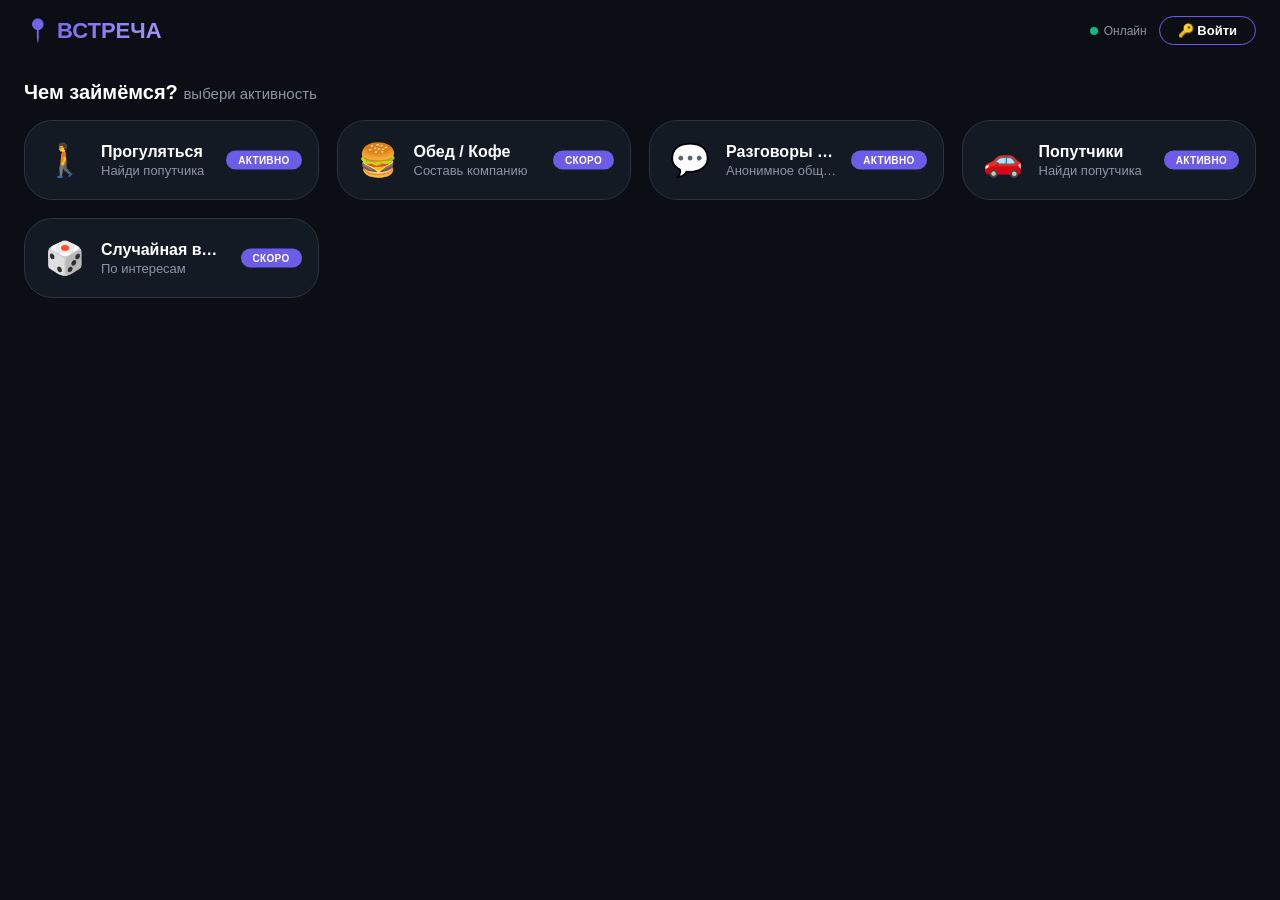
<file: index.html>
<!DOCTYPE html>
<html lang="ru">
<head>
  <meta charset="UTF-8">
  <meta name="viewport" content="width=device-width, initial-scale=1.0, maximum-scale=1.0, user-scalable=no, viewport-fit=cover">
  <title>Встреча</title>
  <link rel="stylesheet" href="main.css">
  <link rel="stylesheet" href="map.css">
  <link rel="stylesheet" href="profile.css">
  <link rel="stylesheet" href="modals.css">
  <link rel="stylesheet" href="soul.css">
</head>
<body>

<div class="app">
  <header class="header" id="mainHeader">
    <span class="logo">📍 ВСТРЕЧА</span>
    <div class="header-right">
      <div class="status-online">
        <span class="dot-online"></span>
        <span>Онлайн</span>
      </div>
      <div id="authContainer">
        <button class="btn-login" id="loginBtn">🔑 Войти</button>
        <div class="avatar hidden" id="avatar"></div>
      </div>
    </div>
  </header>

  <div id="myRequestsContainer" class="my-requests-container"></div>

  <main class="main">
    <div class="section-title">Чем займёмся? <span>выбери активность</span></div>
    <div class="grid">
      <div class="card" data-card="walk">
        <div class="card-icon">🚶</div>
        <div class="card-text"><h3>Прогуляться</h3><p>Найди попутчика</p></div>
        <span class="card-badge">Активно</span>
      </div>
      <div class="card" data-card="lunch">
        <div class="card-icon">🍔</div>
        <div class="card-text"><h3>Обед / Кофе</h3><p>Составь компанию</p></div>
        <span class="card-badge">Скоро</span>
      </div>
      <div class="card" data-card="soul">
        <div class="card-icon">💬</div>
        <div class="card-text"><h3>Разговоры по душам</h3><p>Анонимное общение</p></div>
        <span class="card-badge">Активно</span>
      </div>
      <div class="card" data-card="ride">
        <div class="card-icon">🚗</div>
        <div class="card-text"><h3>Попутчики</h3><p>Найди попутчика</p></div>
        <span class="card-badge">Активно</span>
      </div>
      <div class="card" data-card="random">
        <div class="card-icon">🎲</div>
        <div class="card-text"><h3>Случайная встреча</h3><p>По интересам</p></div>
        <span class="card-badge">Скоро</span>
      </div>
    </div>
  </main>
</div>

<div class="overlay" id="overlay">
  <div id="overlayContent"></div>
</div>

<div class="lang-modal-overlay" id="langModal">
  <div class="lang-modal">
    <div class="lang-modal-title">🌐 Выберите язык</div>
    <div class="lang-option" data-lang="ru">
      <div class="lang-option-left">
        <span class="lang-option-flag">🇷🇺</span>
        <span class="lang-option-name">Русский</span>
      </div>
      <span class="lang-option-check">✓</span>
    </div>
    <div class="lang-option" data-lang="en">
      <div class="lang-option-left">
        <span class="lang-option-flag">🇬🇧</span>
        <span class="lang-option-name">English</span>
      </div>
      <span class="lang-option-check">✓</span>
    </div>
    <button class="lang-modal-close" id="langModalClose">Отмена</button>
  </div>
</div>

<div class="logout-modal-overlay" id="logoutModal">
  <div class="logout-modal">
    <div class="logout-modal-icon">🚪</div>
    <div class="logout-modal-title">Выйти из профиля?</div>
    <div class="logout-modal-sub">Что вы хотите сделать?</div>
    <div class="logout-modal-actions">
      <button class="logout-btn change" id="logoutChange">🔄 Сменить аккаунт</button>
      <button class="logout-btn delete" id="logoutDelete">🗑️ Удалить аккаунт</button>
      <button class="logout-btn cancel" id="logoutCancel">Отмена</button>
    </div>
  </div>
</div>

<div class="soul-how-modal-overlay" id="soulHowModal">
  <div class="soul-how-modal">
    <div class="soul-how-icon">❓</div>
    <div class="soul-how-title">Как это работает?</div>
    <div class="soul-how-steps">
      <div class="soul-how-step"><span class="soul-how-step-num">1</span>Выбери тему</div>
      <div class="soul-how-step"><span class="soul-how-step-num">2</span>Мы найдём собеседника</div>
      <div class="soul-how-step"><span class="soul-how-step-num">3</span>Общайтесь анонимно</div>
      <div class="soul-how-step"><span class="soul-how-step-num">4</span>После — всё исчезнет</div>
    </div>
    <div class="soul-how-badges">
      <div class="soul-how-badge">🔒 Полная анонимность</div>
      <div class="soul-how-badge">🚫 Без сохранения</div>
      <div class="soul-how-badge">💙 Никто не осудит</div>
    </div>
    <div class="soul-how-actions">
      <button class="soul-how-btn test" id="soulTestBtn">🧪 Тестировать</button>
      <button class="soul-how-btn close" id="soulCloseHow">Понятно 🙌</button>
    </div>
  </div>
</div>

<script src="config.js"></script>
<script src="utils.js"></script>
<script src="auth.js"></script>
<script src="map-base.js"></script>
<script src="walk.js"></script>
<script src="ride.js"></script>
<script src="soul.js"></script>
<script src="main.js"></script>
</body>
</html>
</file>
<file: main.css>
* { margin: 0; padding: 0; box-sizing: border-box; }

:root {
  --bg: #0B0E14;
  --card-bg: #131A23;
  --border: #2A3442;
  --accent: #6C5CE7;
  --accent-light: #A29BFE;
  --text: #FFFFFF;
  --text-muted: #8B95A9;
  --radius: 28px;
  --danger: #FF4D6D;
  --success: #10b981;
  --orange: #FF9F43;
  --ride: #4D6CFF;
  --soul: #A29BFE;
  --screen-bg: #0B0E14;
  --screen-card: #131A23;
  --screen-card-2: #1E2633;
  --screen-header: rgba(19, 26, 35, 0.95);
  --screen-border: #2A3442;
  --screen-text: #FFFFFF;
  --screen-text-muted: #8B95A9;
  --screen-overlay: rgba(0, 0, 0, 0.7);
  --screen-input-bg: #0B0E14;
  --map-filter: invert(1) hue-rotate(180deg) brightness(0.85) contrast(1.15) saturate(0.7);
}

body.light-theme {
  --bg: #F5F7FA;
  --card-bg: #FFFFFF;
  --border: #E1E5EC;
  --text: #1A1F2E;
  --text-muted: #6B7280;
  --screen-bg: #F5F7FA;
  --screen-card: #FFFFFF;
  --screen-card-2: #F0F2F7;
  --screen-header: rgba(255, 255, 255, 0.95);
  --screen-border: #E1E5EC;
  --screen-text: #1A1F2E;
  --screen-text-muted: #6B7280;
  --screen-overlay: rgba(0, 0, 0, 0.4);
  --screen-input-bg: #F5F7FA;
  --map-filter: none;
}

html, body {
  height: 100%;
  overflow: hidden;
  overflow-x: hidden;
}

body {
  font-family: -apple-system, BlinkMacSystemFont, "Segoe UI", Roboto, sans-serif;
  background: var(--bg);
  color: var(--text);
  height: 100dvh;
  display: flex;
  justify-content: center;
  align-items: center;
  padding: 16px;
  overflow-x: hidden;
  transition: background 0.3s, color 0.3s;
}

.app {
  max-width: 100%;
  width: 100%;
  height: 100%;
  background: var(--bg);
  display: flex;
  flex-direction: column;
  overflow-x: hidden;
}

.hidden { display: none !important; }

.header {
  display: flex;
  justify-content: space-between;
  align-items: center;
  padding: 0 8px 16px 8px;
  flex-shrink: 0;
  position: relative;
}

.logo {
  font-size: 22px;
  font-weight: 700;
  background: linear-gradient(135deg, var(--accent), var(--accent-light));
  -webkit-background-clip: text;
  -webkit-text-fill-color: transparent;
}

.header-right { display: flex; align-items: center; gap: 12px; }

.status-online {
  display: flex;
  align-items: center;
  gap: 6px;
  font-size: 12px;
  color: var(--text-muted);
}

.dot-online {
  width: 8px;
  height: 8px;
  background: #10b981;
  border-radius: 50%;
  animation: pulse-dot 2s infinite;
}

@keyframes pulse-dot {
  0%, 100% { opacity: 1; transform: scale(1); }
  50% { opacity: 0.4; transform: scale(1.2); }
}

.btn-login {
  padding: 6px 18px;
  background: transparent;
  border: 1.5px solid var(--accent);
  border-radius: 30px;
  color: var(--text);
  font-size: 13px;
  font-weight: 600;
  cursor: pointer;
  transition: 0.2s;
  font-family: inherit;
}

.btn-login:active { transform: scale(0.95); background: var(--accent); color: #fff; }

.avatar {
  width: 36px;
  height: 36px;
  background: var(--accent);
  border-radius: 50%;
  display: flex;
  align-items: center;
  justify-content: center;
  font-weight: 700;
  font-size: 16px;
  color: #fff;
  cursor: pointer;
  transition: 0.2s;
  overflow: hidden;
  flex-shrink: 0;
}

.avatar img { width: 100%; height: 100%; object-fit: cover; }
.avatar:active { transform: scale(0.9); }

.main {
  flex: 1;
  padding: 20px 8px 0 8px;
  overflow-y: auto;
  overflow-x: hidden;
  display: flex;
  flex-direction: column;
}

.section-title {
  font-size: 20px;
  font-weight: 700;
  margin-bottom: 16px;
  color: var(--text);
}

.section-title span { color: var(--text-muted); font-weight: 400; font-size: 15px; }

.grid {
  display: grid;
  grid-template-columns: 1fr;
  gap: 12px;
  width: 100%;
  padding-bottom: 20px;
}

@media (min-width: 600px) {
  .grid { grid-template-columns: repeat(2, 1fr); gap: 14px; }
}

@media (min-width: 900px) {
  .grid { grid-template-columns: repeat(3, 1fr); gap: 16px; }
}

@media (min-width: 1200px) {
  .grid { grid-template-columns: repeat(4, 1fr); gap: 18px; }
}

.card {
  background: var(--card-bg);
  border: 1px solid var(--border);
  border-radius: var(--radius);
  padding: 18px 20px;
  cursor: pointer;
  transition: 0.2s;
  position: relative;
  display: flex;
  flex-direction: row;
  align-items: center;
  gap: 16px;
  min-height: 80px;
  max-width: 100%;
  min-width: 0;
  box-sizing: border-box;
}

.card:active { transform: scale(0.98); }
.card-icon { font-size: 32px; flex-shrink: 0; line-height: 1; }

.card-text {
  display: flex;
  flex-direction: column;
  flex: 1;
  min-width: 0;
  padding-right: 80px;
  overflow: hidden; 
}

.card h3 {
  font-size: 16px;
  font-weight: 600;
  margin: 0;
  white-space: nowrap;
  overflow: hidden;
  text-overflow: ellipsis;
  color: var(--text);
}

.card p {
  font-size: 13px;
  color: var(--text-muted);
  margin: 2px 0 0 0;
  white-space: nowrap;
  overflow: hidden;
  text-overflow: ellipsis;
}

.card-badge {
  position: absolute;
  top: 50%;
  right: 16px;
  transform: translateY(-50%);
  background: var(--accent);
  color: #fff;
  font-size: 10px;
  font-weight: 700;
  padding: 4px 12px;
  border-radius: 20px;
  flex-shrink: 0;
  letter-spacing: 0.3px;
  text-transform: uppercase;
  white-space: nowrap;
  max-width: 80px;
  overflow: hidden;
  text-overflow: ellipsis;
}

/* ============================================================
   СЧЕТЧИК ОТКЛИКОВ НА КАРТОЧКЕ
   ============================================================ */
.card.has-request {
  border-color: var(--accent);
  box-shadow: 0 0 15px rgba(108, 92, 231, 0.15);
}

.card.has-request::after {
  content: attr(data-badge);
  position: absolute;
  top: -6px;
  right: -4px;
  background: var(--danger);
  color: #fff;
  font-size: 12px;
  font-weight: 700;
  min-width: 24px;
  height: 24px;
  border-radius: 12px;
  display: flex;
  align-items: center;
  justify-content: center;
  padding: 0 6px;
  box-shadow: 0 2px 10px rgba(255, 77, 109, 0.6);
  animation: pulse-badge 1.5s infinite;
  z-index: 10;
  border: 2px solid var(--bg);
}

/* Стиль, когда заявка полностью укомплектована (зеленая) */
.card.has-request.is-full::after {
  background: var(--success);
  box-shadow: 0 2px 10px rgba(16, 185, 129, 0.6);
  animation: none;
}

@keyframes pulse-badge {
  0% { transform: scale(1); box-shadow: 0 0 0 0 rgba(255, 77, 109, 0.7); }
  70% { transform: scale(1.1); box-shadow: 0 0 0 6px rgba(255, 77, 109, 0); }
  100% { transform: scale(1); box-shadow: 0 0 0 0 rgba(255, 77, 109, 0); }
}

.overlay {
  display: none;
  position: fixed;
  top: 0; left: 0;
  width: 100%; height: 100%;
  background: var(--screen-overlay);
  backdrop-filter: blur(6px);
  z-index: 1000;
  justify-content: center;
  align-items: center;
  padding: 12px;
}

.overlay.active { display: flex; animation: overlayFade 0.3s ease; }

@keyframes overlayFade { 0% { opacity: 0; } 100% { opacity: 1; } }

@media (max-width: 400px) {
  .card { padding: 16px; border-radius: 22px; }
  .card-icon { font-size: 28px; }
  .card h3 { font-size: 14px; }
  .card p { font-size: 12px; }
  .card-text { padding-right: 70px; }
  .card-badge { font-size: 9px; padding: 3px 10px; right: 14px; max-width: 70px; }
}

.card-preview {
  background: var(--screen-card);
  border: 1px solid var(--screen-border);
  border-radius: 32px;
  padding: 32px 28px 28px;
  max-width: 400px;
  width: 100%;
  text-align: center;
  position: relative;
  transform: scale(0.9);
  transition: transform 0.35s cubic-bezier(0.34, 1.56, 0.64, 1);
}

.overlay.active .card-preview { transform: scale(1); }

.card-preview-close {
  position: absolute;
  top: 16px; right: 20px;
  font-size: 28px;
  color: var(--screen-text-muted);
  cursor: pointer;
  background: none;
  border: none;
  z-index: 10;
}

.card-preview-close:active { transform: scale(0.8); color: var(--screen-text); }

.card-preview-icon { font-size: 64px; margin-bottom: 12px; }
.card-preview-title { font-size: 24px; font-weight: 700; color: var(--screen-text); margin-bottom: 8px; }
.card-preview-desc { font-size: 15px; color: var(--screen-text-muted); line-height: 1.5; margin-bottom: 24px; }

.card-preview-btn {
  padding: 14px 24px;
  border: none;
  border-radius: 16px;
  color: #fff;
  font-size: 16px;
  font-weight: 600;
  cursor: pointer;
  transition: 0.2s;
  width: 100%;
  font-family: inherit;
}

.card-preview-btn:active { transform: scale(0.96); }
.card-preview-btn:disabled { opacity: 0.5; cursor: not-allowed; transform: none; }

/* БЛОК "МОЯ ЗАЯВКА" НА ГЛАВНОЙ */
.my-requests-container { flex-shrink: 0; padding: 12px 0 4px; }
.my-requests-container:empty { display: none; }

.my-request-compact {
  display: flex;
  align-items: center;
  gap: 12px;
  padding: 12px 16px;
  background: var(--card-bg);
  border: 1.5px solid var(--accent);
  border-radius: 18px;
  margin-bottom: 8px;
  cursor: pointer;
  transition: 0.2s;
}

.my-request-compact:active { transform: scale(0.98); background: var(--screen-card-2); }
.my-req-icon { font-size: 26px; flex-shrink: 0; }
.my-req-text { flex: 1; min-width: 0; }
.my-req-title { font-size: 14px; font-weight: 600; color: var(--text); }
.my-req-summary { font-size: 12px; color: var(--text-muted); margin-top: 2px; white-space: nowrap; overflow: hidden; text-overflow: ellipsis; }
.my-req-badge { font-size: 12px; font-weight: 700; color: var(--accent-light); flex-shrink: 0; white-space: nowrap; }
</file>
<file: map.css>
/* ============================================================
   ЭКРАНЫ КАРТ
   ============================================================ */
.walk-screen,
.ride-screen {
  position: fixed;
  top: 0; left: 0;
  width: 100%;
  height: 100dvh;
  background: var(--screen-bg);
  z-index: 900;
  display: flex;
  flex-direction: column;
  transform: translateX(100%);
  transition: transform 0.35s cubic-bezier(0.34, 1.2, 0.64, 1);
  overflow: hidden;
}

.walk-screen.active,
.ride-screen.active { transform: translateX(0); }

.walk-header,
.ride-header {
  display: flex;
  align-items: center;
  justify-content: space-between;
  padding: 12px 16px;
  background: var(--screen-header);
  backdrop-filter: blur(10px);
  border-bottom: 1px solid var(--screen-border);
  z-index: 1200;
  flex-shrink: 0;
}

.walk-back,
.ride-back {
  background: none;
  border: none;
  color: var(--accent-light);
  font-size: 15px;
  font-weight: 600;
  cursor: pointer;
  padding: 6px 10px;
  border-radius: 12px;
  font-family: inherit;
}

.walk-logo {
  font-size: 17px;
  font-weight: 700;
  background: linear-gradient(135deg, #6C5CE7, #A29BFE);
  -webkit-background-clip: text;
  -webkit-text-fill-color: transparent;
}

.ride-logo {
  font-size: 17px;
  font-weight: 700;
  background: linear-gradient(135deg, #4D6CFF, #A29BFE);
  -webkit-background-clip: text;
  -webkit-text-fill-color: transparent;
}

.walk-avatar,
.ride-avatar {
  width: 36px;
  height: 36px;
  border-radius: 50%;
  display: flex;
  align-items: center;
  justify-content: center;
  font-weight: 700;
  color: #fff;
  cursor: pointer;
  overflow: hidden;
  flex-shrink: 0;
}

.walk-avatar { background: #6C5CE7; }
.ride-avatar { background: #4D6CFF; }
.walk-avatar img, .ride-avatar img { width: 100%; height: 100%; object-fit: cover; }

.walk-map-wrapper,
.ride-map-wrapper {
  flex: 1;
  position: relative;
  overflow: hidden;
  z-index: 1;
}

#walkMap, #rideMap {
  width: 100%;
  height: 100%;
  background: var(--screen-bg);
  z-index: 0 !important;
}

#walkMap .leaflet-tile-pane, #rideMap .leaflet-tile-pane { filter: var(--map-filter); }
#walkMap .leaflet-pane, #rideMap .leaflet-pane { z-index: 1 !important; }
#walkMap .leaflet-top, #walkMap .leaflet-bottom, #rideMap .leaflet-top, #rideMap .leaflet-bottom { z-index: 2 !important; }

.radius-circle { animation: radiusPulse 3s ease-in-out infinite; }
@keyframes radiusPulse {
  0%, 100% { fill-opacity: 0.05; stroke-opacity: 0.2; }
  50% { fill-opacity: 0.15; stroke-opacity: 0.5; }
}

/* ============================================================
   СЛАЙДЕР
   ============================================================ */
.walk-slider,
.ride-slider {
  position: absolute;
  bottom: 0; left: 0;
  width: 100%;
  height: 140px; /* Чуть выше, чтобы влезла кнопка */
  background: var(--screen-card);
  border-radius: 28px 28px 0 0;
  border-top: 1px solid var(--screen-border);
  box-shadow: 0 -10px 40px rgba(0, 0, 0, 0.3);
  transition: height 0.35s cubic-bezier(0.34, 1.2, 0.64, 1);
  z-index: 1100;
  display: flex;
  flex-direction: column;
  overflow: hidden;
}

.walk-slider.expanded,
.ride-slider.expanded { height: 45vh; }

.walk-slider.form-active,
.ride-slider.form-active { height: 85vh; }

.slider-header,
.ride-slider-header {
  flex-shrink: 0;
  padding: 10px 16px 0;
  border-bottom: 1px solid var(--screen-border);
  display: flex;
  flex-direction: column;
}

.slider-handle,
.ride-slider-handle {
  width: 40px;
  height: 4px;
  background: var(--screen-border);
  border-radius: 4px;
  margin: 0 auto 12px;
}

.slider-stats,
.ride-slider-stats {
  display: flex;
  align-items: center;
  justify-content: center;
  gap: 8px;
  font-size: 13px;
  color: var(--screen-text-muted);
  padding: 0 8px 12px;
  min-height: 31px;
}

.stat-item { display: inline-flex; align-items: center; gap: 4px; }
.stat-item b { color: var(--screen-text); font-weight: 600; }
.stat-sep { color: var(--screen-text-muted); opacity: 0.5; }

/* Кнопка "Создать заявку" внутри шапки слайдера */
.create-request-btn {
  width: 100%;
  padding: 10px;
  margin-bottom: 12px;
  background: var(--accent);
  border: none;
  border-radius: 14px;
  color: #fff;
  font-size: 14px;
  font-weight: 600;
  cursor: pointer;
  font-family: inherit;
  transition: 0.2s;
}

.create-request-btn:active { transform: scale(0.98); }
.create-request-btn.hidden { display: none; }

/* Тело слайдера */
.slider-body,
.ride-slider-body {
  flex: 1;
  position: relative;
  overflow: hidden;
}

/* --- КАРУСЕЛЬ --- */
.carousel-view {
  position: absolute;
  top: 0; left: 0; width: 100%; height: 100%;
  overflow-x: auto;
  overflow-y: hidden;
  scroll-snap-type: x mandatory;
  -webkit-overflow-scrolling: touch;
  scrollbar-width: none;
  padding: 12px 0 24px;
  display: flex;
  align-items: center;
  gap: 12px;
  transition: opacity 0.2s;
}

.carousel-view::-webkit-scrollbar { display: none; }

.person-card,
.ride-card {
  flex: 0 0 78%;
  scroll-snap-align: center;
  margin-bottom: 0;
  transform: scale(0.85);
  opacity: 0.55;
  transition: transform 0.3s ease, opacity 0.3s ease;
}

.person-card.active,
.ride-card.active {
  transform: scale(1);
  opacity: 1;
}

.person-card {
  display: flex;
  align-items: center;
  gap: 12px;
  padding: 12px;
  background: var(--screen-bg);
  border: 1px solid var(--screen-border);
  border-radius: 16px;
}

/* --- ФОРМА --- */
.form-view {
  position: absolute;
  top: 0; left: 0; width: 100%; height: 100%;
  overflow-y: auto;
  -webkit-overflow-scrolling: touch;
  padding: 16px 20px 40px;
  display: none;
  flex-direction: column;
}

/* Логика переключения */
.walk-slider.form-active .carousel-view,
.ride-slider.form-active .carousel-view { display: none; }

.walk-slider.form-active .form-view,
.ride-slider.form-active .form-view { display: flex; }

/* Стили формы */
.form-field { margin-bottom: 16px; }
.form-field label {
  display: block;
  font-size: 13px;
  font-weight: 600;
  color: var(--screen-text-muted);
  margin-bottom: 6px;
}
.form-field input,
.form-field select,
.form-field textarea {
  width: 100%;
  padding: 12px 16px;
  background: var(--screen-bg);
  border: 1.5px solid var(--screen-border);
  border-radius: 14px;
  color: var(--screen-text);
  font-size: 15px;
  outline: none;
  font-family: inherit;
}
.form-field input:focus, .form-field select:focus, .form-field textarea:focus { border-color: var(--accent); }
.form-field textarea { resize: vertical; min-height: 70px; }

.form-row { display: grid; grid-template-columns: 1fr 1fr; gap: 12px; }

.chip-row { display: flex; flex-wrap: wrap; gap: 8px; }
.chip {
  padding: 8px 14px;
  background: var(--screen-bg);
  border: 1.5px solid var(--screen-border);
  border-radius: 20px;
  color: var(--screen-text);
  font-size: 13px;
  font-weight: 500;
  cursor: pointer;
  font-family: inherit;
  transition: 0.2s;
}
.chip.active { background: var(--accent); border-color: var(--accent); color: #fff; }

/* ============================================================
   КАРТОЧКА ЧЕЛОВЕКА (ВНУТРИ)
   ============================================================ */
.person-avatar {
  width: 48px; height: 48px;
  border-radius: 50%;
  background: var(--accent);
  display: flex; align-items: center; justify-content: center;
  font-size: 16px; font-weight: 700; color: #fff;
  flex-shrink: 0; overflow: hidden;
}
.person-avatar img { width: 100%; height: 100%; object-fit: cover; }
.person-info { flex: 1; min-width: 0; }
.person-name { font-size: 15px; font-weight: 600; color: var(--screen-text); white-space: nowrap; overflow: hidden; text-overflow: ellipsis; }
.person-age { font-size: 13px; color: var(--screen-text-muted); margin-top: 2px; }
.person-join-btn {
  padding: 8px 14px;
  background: var(--accent);
  border: none; border-radius: 12px; color: #fff;
  font-size: 13px; font-weight: 600; cursor: pointer;
  font-family: inherit; flex-shrink: 0;
}
.person-join-btn:active { transform: scale(0.95); }

.empty-state { text-align: center; padding: 30px 10px; }
.empty-icon { font-size: 48px; margin-bottom: 12px; }
.empty-text { font-size: 15px; color: var(--screen-text-muted); margin-bottom: 20px; }
.btn-expand-radius {
  padding: 12px 24px; background: var(--accent); border: none; border-radius: 16px;
  color: #fff; font-size: 14px; font-weight: 600; cursor: pointer; font-family: inherit;
}

/* Карусель для пустого состояния */
.carousel-view .empty-state,
.carousel-view .loading-state {
  flex: 0 0 100%;
  scroll-snap-align: center;
}

/* Стили для бейджа "Моя заявка" */
.my-card { border-color: var(--accent) !important; }
.my-card-badge {
  padding: 4px 10px; background: var(--accent); color: #fff;
  border-radius: 12px; font-size: 12px; font-weight: 700; flex-shrink: 0;
}

/* Кнопка "Создать" в форме */
.btn-primary {
  padding: 16px; background: var(--accent); border: none; border-radius: 16px;
  color: #fff; font-size: 16px; font-weight: 600; cursor: pointer; font-family: inherit;
}
.btn-primary:disabled { opacity: 0.4; cursor: not-allowed; }
</file>
<file: profile.css>
/* ============================================================
   ФОРМА ВХОДА / РЕДАКТИРОВАНИЯ
   ============================================================ */
.login-screen {
  background: var(--screen-card);
  border: 1px solid var(--screen-border);
  border-radius: 36px;
  padding: 32px 28px;
  max-width: 580px;
  width: 100%;
  max-height: 90vh;
  overflow-y: auto;
  position: relative;
  transform: scale(0.9);
  transition: transform 0.35s cubic-bezier(0.34, 1.56, 0.64, 1);
}

.overlay.active .login-screen { transform: scale(1); }

.login-close {
  position: absolute;
  top: 16px; right: 20px;
  font-size: 28px;
  color: var(--screen-text-muted);
  cursor: pointer;
  background: none;
  border: none;
  z-index: 10;
}

.login-close:active { transform: scale(0.8); color: var(--screen-text); }

.login-header { text-align: center; margin-bottom: 24px; }
.login-header .icon { font-size: 48px; margin-bottom: 8px; }
.login-header h2 { font-size: 26px; font-weight: 700; margin-bottom: 4px; color: var(--screen-text); }
.login-header p { color: var(--screen-text-muted); font-size: 14px; }

.avatar-upload {
  display: flex;
  flex-direction: column;
  align-items: center;
  margin-bottom: 24px;
}

.avatar-circle {
  width: 100px;
  height: 100px;
  border-radius: 50%;
  background: var(--screen-bg);
  border: 2px dashed var(--screen-border);
  display: flex;
  align-items: center;
  justify-content: center;
  font-size: 36px;
  color: var(--screen-text-muted);
  cursor: pointer;
  transition: 0.2s;
  overflow: hidden;
}

.avatar-circle:hover { border-color: var(--accent); }
.avatar-circle:active { transform: scale(0.95); }
.avatar-circle img { width: 100%; height: 100%; object-fit: cover; border-radius: 50%; }
.avatar-hint { font-size: 12px; color: var(--screen-text-muted); margin-top: 8px; }

.form-grid {
  display: grid;
  grid-template-columns: 1fr;
  gap: 16px;
}

.form-group { margin: 0; min-width: 0; }
.form-group.full { grid-column: 1 / -1; }

.form-group label {
  display: block;
  font-size: 13px;
  font-weight: 600;
  color: var(--screen-text-muted);
  margin-bottom: 6px;
}

.form-group label .optional {
  font-weight: 400;
  font-size: 11px;
  color: var(--screen-text-muted);
  opacity: 0.6;
}

.form-group input {
  width: 100%;
  padding: 14px 18px;
  background: var(--screen-bg);
  border: 1.5px solid var(--screen-border);
  border-radius: 16px;
  color: var(--screen-text);
  font-size: 16px;
  outline: none;
  transition: 0.2s;
  overflow: hidden;
  text-overflow: ellipsis;
  white-space: nowrap;
  -webkit-appearance: none;
  font-family: inherit;
}

.form-group input:focus { border-color: var(--accent); }
.form-group input::placeholder { color: var(--screen-text-muted); opacity: 0.5; }
.form-group input[type="date"] { min-height: 52px; }

.form-actions {
  display: flex;
  flex-direction: column;
  gap: 10px;
  margin-top: 24px;
}

.btn-primary {
  padding: 16px;
  background: var(--accent);
  border: none;
  border-radius: 16px;
  color: #fff;
  font-size: 16px;
  font-weight: 600;
  cursor: pointer;
  font-family: inherit;
  transition: 0.2s;
}

.btn-primary:active { transform: scale(0.97); }
.btn-primary:disabled { opacity: 0.4; cursor: not-allowed; }

.btn-secondary {
  padding: 16px;
  background: transparent;
  border: 1.5px solid var(--screen-border);
  border-radius: 16px;
  color: var(--screen-text);
  font-size: 16px;
  font-weight: 600;
  cursor: pointer;
  font-family: inherit;
  transition: 0.2s;
}

.btn-secondary:active { background: var(--screen-border); }

/* ============================================================
   ПРОФИЛЬ
   ============================================================ */
.profile-screen {
  background: var(--screen-card);
  border: 1px solid var(--screen-border);
  border-radius: 36px;
  padding: 32px 28px;
  max-width: 500px;
  width: 100%;
  max-height: 90vh;
  overflow-y: auto;
  position: relative;
  transform: scale(0.9);
  transition: transform 0.35s cubic-bezier(0.34, 1.56, 0.64, 1);
}

.overlay.active .profile-screen { transform: scale(1); }

.profile-header { text-align: center; margin-bottom: 24px; }

.profile-avatar {
  width: 100px;
  height: 100px;
  border-radius: 50%;
  background: var(--accent);
  display: flex;
  align-items: center;
  justify-content: center;
  font-size: 40px;
  font-weight: 700;
  color: #fff;
  margin: 0 auto 12px;
  overflow: hidden;
}

.profile-avatar img { width: 100%; height: 100%; object-fit: cover; }
.profile-name { font-size: 24px; font-weight: 700; margin-bottom: 4px; color: var(--screen-text); }
.profile-nick { font-size: 15px; color: var(--screen-text-muted); }

.profile-info {
  margin: 24px 0;
  padding-top: 16px;
  border-top: 1px solid var(--screen-border);
}

.info-row {
  display: flex;
  justify-content: space-between;
  align-items: center;
  padding: 12px 0;
  border-bottom: 1px solid var(--screen-border);
  font-size: 15px;
}

.info-row:last-child { border-bottom: none; }
.info-row .label { color: var(--screen-text-muted); }
.info-row .value { font-weight: 500; color: var(--screen-text); }

.info-row .link {
  color: var(--accent-light);
  cursor: pointer;
  font-size: 14px;
  font-weight: 600;
}

/* ============================================================
   НАСТРОЙКИ
   ============================================================ */
.settings-screen {
  position: fixed;
  top: 0; left: 0;
  width: 100%;
  height: 100dvh;
  background: var(--screen-bg);
  z-index: 2500;
  display: flex;
  flex-direction: column;
  transform: translateX(100%);
  transition: transform 0.35s cubic-bezier(0.34, 1.2, 0.64, 1), background 0.3s;
  overflow: hidden;
}

.settings-screen.active { transform: translateX(0); }

.settings-header {
  display: flex;
  align-items: center;
  justify-content: space-between;
  padding: 12px 16px;
  background: var(--screen-header);
  backdrop-filter: blur(10px);
  border-bottom: 1px solid var(--screen-border);
  flex-shrink: 0;
}

.settings-back {
  background: none;
  border: none;
  color: var(--accent-light);
  font-size: 15px;
  font-weight: 600;
  cursor: pointer;
  padding: 6px 10px;
  border-radius: 12px;
  font-family: inherit;
}

.settings-title {
  font-size: 17px;
  font-weight: 700;
  background: linear-gradient(135deg, var(--accent), var(--accent-light));
  -webkit-background-clip: text;
  -webkit-text-fill-color: transparent;
}

.settings-spacer { width: 80px; }

.settings-body {
  flex: 1;
  overflow-y: auto;
  padding: 20px 16px 40px;
}

.settings-section { margin-bottom: 24px; }

.settings-section-title {
  font-size: 12px;
  font-weight: 700;
  color: var(--screen-text-muted);
  text-transform: uppercase;
  letter-spacing: 0.8px;
  margin-bottom: 10px;
  padding-left: 4px;
}

.settings-item {
  display: flex;
  align-items: center;
  justify-content: space-between;
  padding: 14px 16px;
  background: var(--screen-card);
  border: 1px solid var(--screen-border);
  border-radius: 16px;
  margin-bottom: 8px;
  gap: 12px;
  cursor: pointer;
  transition: 0.2s;
}

.settings-item:active { background: var(--screen-card-2); transform: scale(0.99); }

.settings-item-left { display: flex; align-items: center; gap: 12px; flex: 1; min-width: 0; }
.settings-item-icon { font-size: 20px; flex-shrink: 0; }
.settings-item-label { font-size: 15px; font-weight: 500; color: var(--screen-text); }
.settings-item-sub { font-size: 12px; color: var(--screen-text-muted); margin-top: 2px; }
.settings-item-arrow { color: var(--screen-text-muted); font-size: 18px; }

/* ============================================================
   SWITCH (переключатель)
   ============================================================ */
.switch { position: relative; width: 50px; height: 28px; flex-shrink: 0; pointer-events: none; }
.switch input { opacity: 0; width: 0; height: 0; }

.switch-slider {
  position: absolute;
  cursor: pointer;
  top: 0; left: 0; right: 0; bottom: 0;
  background: var(--screen-border);
  border-radius: 28px;
  transition: 0.3s;
}

.switch-slider:before {
  position: absolute;
  content: "";
  height: 22px;
  width: 22px;
  left: 3px;
  bottom: 3px;
  background: #fff;
  border-radius: 50%;
  transition: 0.3s;
  box-shadow: 0 2px 4px rgba(0,0,0,0.2);
}

.switch input:checked + .switch-slider { background: var(--accent); }
.switch input:checked + .switch-slider:before { transform: translateX(22px); }
</file>
<file: modals.css>
/* ============================================================
   МОДАЛКА ЯЗЫКА
   ============================================================ */
.lang-modal-overlay {
  display: none;
  position: fixed;
  top: 0; left: 0;
  width: 100%; height: 100%;
  background: var(--screen-overlay);
  backdrop-filter: blur(6px);
  z-index: 3000;
  justify-content: center;
  align-items: flex-end;
  padding: 20px;
}

.lang-modal-overlay.active { display: flex; animation: overlayFade 0.3s ease; }

.lang-modal {
  background: var(--screen-card);
  border: 1px solid var(--screen-border);
  border-radius: 28px;
  padding: 24px 20px 20px;
  max-width: 420px;
  width: 100%;
}

.lang-modal-title {
  font-size: 18px;
  font-weight: 700;
  color: var(--screen-text);
  text-align: center;
  margin-bottom: 16px;
}

.lang-option {
  display: flex;
  align-items: center;
  justify-content: space-between;
  padding: 16px;
  background: var(--screen-bg);
  border: 1.5px solid var(--screen-border);
  border-radius: 14px;
  margin-bottom: 8px;
  cursor: pointer;
  transition: 0.2s;
}

.lang-option:active { transform: scale(0.98); }
.lang-option.active { border-color: var(--accent); background: rgba(108, 92, 231, 0.08); }

.lang-option-left { display: flex; align-items: center; gap: 12px; }
.lang-option-flag { font-size: 24px; }
.lang-option-name { font-size: 15px; font-weight: 600; color: var(--screen-text); }

.lang-option-check { color: var(--accent); font-size: 20px; font-weight: 700; display: none; }
.lang-option.active .lang-option-check { display: block; }

.lang-modal-close {
  width: 100%;
  padding: 14px;
  background: transparent;
  border: 1.5px solid var(--screen-border);
  border-radius: 14px;
  color: var(--screen-text);
  font-size: 15px;
  font-weight: 600;
  cursor: pointer;
  margin-top: 8px;
  transition: 0.2s;
  font-family: inherit;
}

.lang-modal-close:active { background: var(--screen-card-2); }

/* ============================================================
   МОДАЛКА ВЫХОДА
   ============================================================ */
.logout-modal-overlay {
  display: none;
  position: fixed;
  top: 0; left: 0;
  width: 100%; height: 100%;
  background: var(--screen-overlay);
  backdrop-filter: blur(6px);
  z-index: 4000;
  justify-content: center;
  align-items: center;
  padding: 20px;
}

.logout-modal-overlay.active { display: flex; animation: overlayFade 0.3s ease; }

.logout-modal {
  background: var(--screen-card);
  border: 1px solid var(--screen-border);
  border-radius: 28px;
  padding: 28px 24px 20px;
  max-width: 380px;
  width: 100%;
  text-align: center;
  transform: scale(0.9);
  transition: transform 0.35s cubic-bezier(0.34, 1.56, 0.64, 1);
}

.logout-modal-overlay.active .logout-modal { transform: scale(1); }

.logout-modal-icon { font-size: 48px; margin-bottom: 12px; }
.logout-modal-title { font-size: 20px; font-weight: 700; color: var(--screen-text); margin-bottom: 6px; }
.logout-modal-sub { font-size: 14px; color: var(--screen-text-muted); margin-bottom: 20px; }
.logout-modal-actions { display: flex; flex-direction: column; gap: 10px; }

.logout-btn {
  padding: 14px;
  border-radius: 14px;
  border: none;
  font-size: 15px;
  font-weight: 600;
  cursor: pointer;
  transition: 0.2s;
  font-family: inherit;
}

.logout-btn.change { background: var(--accent); color: #fff; }
.logout-btn.delete { background: transparent; border: 1.5px solid #FF4D6D; color: #FF4D6D; }
.logout-btn.cancel { background: transparent; border: 1.5px solid var(--screen-border); color: var(--screen-text); }
.logout-btn:active { transform: scale(0.97); }

/* ============================================================
   МОДАЛКА "КАК ЭТО РАБОТАЕТ" (Души)
   ============================================================ */
.soul-how-modal-overlay {
  display: none;
  position: fixed;
  top: 0; left: 0;
  width: 100%; height: 100%;
  background: var(--screen-overlay);
  backdrop-filter: blur(6px);
  z-index: 3500;
  justify-content: center;
  align-items: center;
  padding: 20px;
}

.soul-how-modal-overlay.active { display: flex; animation: overlayFade 0.3s ease; }

.soul-how-modal {
  background: var(--screen-card);
  border: 1px solid var(--screen-border);
  border-radius: 28px;
  padding: 28px 24px 20px;
  max-width: 400px;
  width: 100%;
  text-align: center;
  transform: scale(0.9);
  transition: transform 0.35s cubic-bezier(0.34, 1.56, 0.64, 1);
}

.soul-how-modal-overlay.active .soul-how-modal { transform: scale(1); }

.soul-how-icon { font-size: 48px; margin-bottom: 12px; }
.soul-how-title { font-size: 20px; font-weight: 700; color: var(--screen-text); margin-bottom: 20px; }

.soul-how-steps { text-align: left; margin-bottom: 20px; }

.soul-how-step {
  display: flex;
  align-items: center;
  gap: 12px;
  padding: 8px 0;
  font-size: 14px;
  color: var(--screen-text);
}

.soul-how-step-num {
  width: 24px;
  height: 24px;
  background: rgba(162, 155, 254, 0.15);
  border: 1px solid #A29BFE;
  border-radius: 50%;
  display: flex;
  align-items: center;
  justify-content: center;
  font-size: 12px;
  font-weight: 700;
  color: #A29BFE;
  flex-shrink: 0;
}

.soul-how-badges {
  display: flex;
  flex-direction: column;
  gap: 8px;
  padding: 14px;
  background: var(--screen-bg);
  border-radius: 14px;
  margin-bottom: 20px;
}

.soul-how-badge {
  font-size: 13px;
  color: var(--screen-text-muted);
  text-align: left;
}

.soul-how-actions { display: flex; flex-direction: column; gap: 10px; }

.soul-how-btn {
  padding: 14px;
  border-radius: 14px;
  border: none;
  font-size: 15px;
  font-weight: 600;
  cursor: pointer;
  font-family: inherit;
  transition: 0.2s;
}

.soul-how-btn.test { background: #A29BFE; color: #fff; }
.soul-how-btn.close { background: transparent; border: 1.5px solid var(--screen-border); color: var(--screen-text); }
.soul-how-btn:active { transform: scale(0.97); }
</file>
<file: soul.css>
/* ============================================================
   ЭКРАН "РАЗГОВОРЫ ПО ДУШАМ"
   ============================================================ */
.soul-screen {
  position: fixed;
  top: 0; left: 0;
  width: 100%;
  height: 100dvh;
  background: var(--screen-bg);
  z-index: 900;
  display: flex;
  flex-direction: column;
  transform: translateX(100%);
  transition: transform 0.35s cubic-bezier(0.34, 1.2, 0.64, 1), background 0.3s;
  overflow: hidden;
}

.soul-screen.active { transform: translateX(0); }

.soul-header {
  display: flex;
  align-items: center;
  justify-content: space-between;
  padding: 12px 16px;
  background: var(--screen-header);
  backdrop-filter: blur(10px);
  border-bottom: 1px solid var(--screen-border);
  flex-shrink: 0;
}

.soul-back {
  background: none;
  border: none;
  color: var(--accent-light);
  font-size: 15px;
  font-weight: 600;
  cursor: pointer;
  padding: 6px 10px;
  border-radius: 12px;
  font-family: inherit;
}

.soul-logo {
  font-size: 17px;
  font-weight: 700;
  background: linear-gradient(135deg, #A29BFE, #DFE6E9);
  -webkit-background-clip: text;
  -webkit-text-fill-color: transparent;
}

.soul-avatar {
  width: 36px; height: 36px;
  background: #A29BFE;
  border-radius: 50%;
  display: flex;
  align-items: center;
  justify-content: center;
  font-weight: 700;
  color: #fff;
  cursor: pointer;
  overflow: hidden;
  flex-shrink: 0;
}

.soul-avatar img { width: 100%; height: 100%; object-fit: cover; }

.soul-body {
  flex: 1;
  overflow-y: auto;
  padding: 24px 20px 40px;
}

.soul-intro { text-align: center; margin-bottom: 20px; }
.soul-intro-icon { font-size: 56px; margin-bottom: 12px; }
.soul-intro-title { font-size: 24px; font-weight: 700; color: var(--screen-text); margin-bottom: 8px; }
.soul-intro-text { font-size: 14px; color: var(--screen-text-muted); line-height: 1.5; max-width: 320px; margin: 0 auto; }

.soul-info-btn {
  display: inline-flex;
  align-items: center;
  gap: 4px;
  margin-top: 12px;
  padding: 6px 14px;
  background: transparent;
  border: 1px solid var(--screen-border);
  border-radius: 20px;
  color: var(--screen-text-muted);
  font-size: 12px;
  font-weight: 500;
  cursor: pointer;
  transition: 0.2s;
  font-family: inherit;
}

.soul-info-btn:active { background: var(--screen-border); color: var(--screen-text); }

.soul-themes-title {
  font-size: 13px;
  font-weight: 600;
  color: var(--screen-text-muted);
  text-transform: uppercase;
  letter-spacing: 0.5px;
  margin: 24px 0 14px;
  text-align: center;
}

.soul-theme {
  background: var(--screen-card);
  border: 1.5px solid var(--screen-border);
  border-radius: 20px;
  padding: 18px 20px;
  margin-bottom: 12px;
  cursor: pointer;
  display: flex;
  align-items: center;
  gap: 16px;
  transition: 0.2s;
}

.soul-theme:active { transform: scale(0.98); border-color: #A29BFE; }
.soul-theme-icon { font-size: 32px; flex-shrink: 0; }
.soul-theme-info { flex: 1; min-width: 0; }
.soul-theme-name { font-size: 16px; font-weight: 600; color: var(--screen-text); margin-bottom: 4px; }
.soul-theme-online { font-size: 12px; color: var(--screen-text-muted); }
.soul-theme-arrow { color: var(--screen-text-muted); font-size: 20px; }

/* ============================================================
   ПОИСК СОБЕСЕДНИКА
   ============================================================ */
.soul-search {
  flex: 1;
  display: flex;
  flex-direction: column;
  align-items: center;
  justify-content: center;
  padding: 40px 20px;
  text-align: center;
}

.soul-search-icon { font-size: 64px; margin-bottom: 20px; animation: pulse-wait 2s infinite; }

@keyframes pulse-wait {
  0%, 100% { opacity: 1; transform: scale(1); }
  50% { opacity: 0.5; transform: scale(1.1); }
}

.soul-search-title { font-size: 22px; font-weight: 700; color: var(--screen-text); margin-bottom: 8px; }
.soul-search-sub { font-size: 15px; color: var(--screen-text-muted); margin-bottom: 32px; }

.soul-search-theme {
  display: inline-flex;
  align-items: center;
  gap: 8px;
  padding: 10px 20px;
  background: rgba(162, 155, 254, 0.1);
  border: 1px solid #A29BFE;
  border-radius: 30px;
  color: #A29BFE;
  font-weight: 600;
  font-size: 14px;
  margin-bottom: 32px;
}

.soul-search-cancel {
  padding: 14px 32px;
  background: transparent;
  border: 1.5px solid var(--screen-border);
  border-radius: 16px;
  color: var(--screen-text);
  font-size: 15px;
  font-weight: 600;
  cursor: pointer;
  font-family: inherit;
}

/* ============================================================
   ЧАТ ДУШ
   ============================================================ */
.soul-chat-header {
  display: flex;
  align-items: center;
  justify-content: space-between;
  padding: 12px 16px;
  background: var(--screen-card);
  border-bottom: 1px solid var(--screen-border);
  flex-shrink: 0;
}

.soul-chat-theme {
  display: inline-flex;
  align-items: center;
  gap: 6px;
  font-size: 14px;
  color: #A29BFE;
  font-weight: 600;
}

.soul-chat-finish {
  padding: 6px 14px;
  background: transparent;
  border: 1.5px solid var(--screen-border);
  border-radius: 30px;
  color: #FF4D6D;
  font-size: 13px;
  font-weight: 600;
  cursor: pointer;
  font-family: inherit;
}

.soul-partner-name {
  font-size: 14px;
  color: #A29BFE;
  font-weight: 600;
  text-align: center;
  padding: 10px 0;
  border-bottom: 1px solid var(--screen-border);
}

.soul-messages {
  flex: 1;
  overflow-y: auto;
  padding: 16px;
  display: flex;
  flex-direction: column;
  gap: 8px;
}

.soul-msg {
  max-width: 78%;
  padding: 10px 14px;
  border-radius: 18px;
  font-size: 15px;
  line-height: 1.4;
  word-wrap: break-word;
  animation: msgFade 0.25s ease;
}

@keyframes msgFade {
  from { opacity: 0; transform: translateY(6px); }
  to { opacity: 1; transform: translateY(0); }
}

.soul-msg.me {
  align-self: flex-end;
  background: #A29BFE;
  color: #fff;
  border-bottom-right-radius: 6px;
}

.soul-msg.them {
  align-self: flex-start;
  background: var(--screen-card);
  color: var(--screen-text);
  border-bottom-left-radius: 6px;
  border: 1px solid var(--screen-border);
}

.soul-msg-time {
  font-size: 10px;
  opacity: 0.6;
  margin-top: 4px;
  text-align: right;
}

.soul-input-area {
  flex-shrink: 0;
  display: flex;
  align-items: center;
  gap: 8px;
  padding: 12px 16px 20px;
  background: var(--screen-card);
  border-top: 1px solid var(--screen-border);
}

.soul-input {
  flex: 1;
  padding: 12px 16px;
  background: var(--screen-bg);
  border: 1.5px solid var(--screen-border);
  border-radius: 24px;
  color: var(--screen-text);
  font-size: 15px;
  outline: none;
  min-width: 0;
  font-family: inherit;
}

.soul-input:focus { border-color: #A29BFE; }

.soul-send {
  width: 44px;
  height: 44px;
  flex-shrink: 0;
  background: #A29BFE;
  border: none;
  border-radius: 50%;
  color: #fff;
  font-size: 18px;
  cursor: pointer;
  display: flex;
  align-items: center;
  justify-content: center;
}

.soul-send:disabled { opacity: 0.4; cursor: not-allowed; }

/* ============================================================
   ФИНАЛ ДУШ
   ============================================================ */
.soul-final {
  flex: 1;
  display: flex;
  flex-direction: column;
  align-items: center;
  justify-content: center;
  padding: 40px 20px;
  text-align: center;
}

.soul-final-icon { font-size: 64px; margin-bottom: 20px; }
.soul-final-title { font-size: 24px; font-weight: 700; color: var(--screen-text); margin-bottom: 8px; }
.soul-final-sub { font-size: 15px; color: var(--screen-text-muted); margin-bottom: 32px; }
.soul-final-question { font-size: 15px; color: var(--screen-text-muted); margin-bottom: 16px; }
.soul-rate-buttons { display: flex; gap: 16px; margin-bottom: 32px; }

.soul-rate-btn {
  width: 64px;
  height: 64px;
  background: var(--screen-card);
  border: 1.5px solid var(--screen-border);
  border-radius: 50%;
  font-size: 28px;
  cursor: pointer;
  display: flex;
  align-items: center;
  justify-content: center;
  transition: 0.2s;
}

.soul-rate-btn.selected { border-color: #A29BFE; background: rgba(162, 155, 254, 0.2); transform: scale(1.05); }

.soul-final-back {
  padding: 14px 32px;
  background: transparent;
  border: 1.5px solid var(--screen-border);
  border-radius: 16px;
  color: var(--screen-text);
  font-size: 15px;
  font-weight: 600;
  cursor: pointer;
  font-family: inherit;
}
</file>
